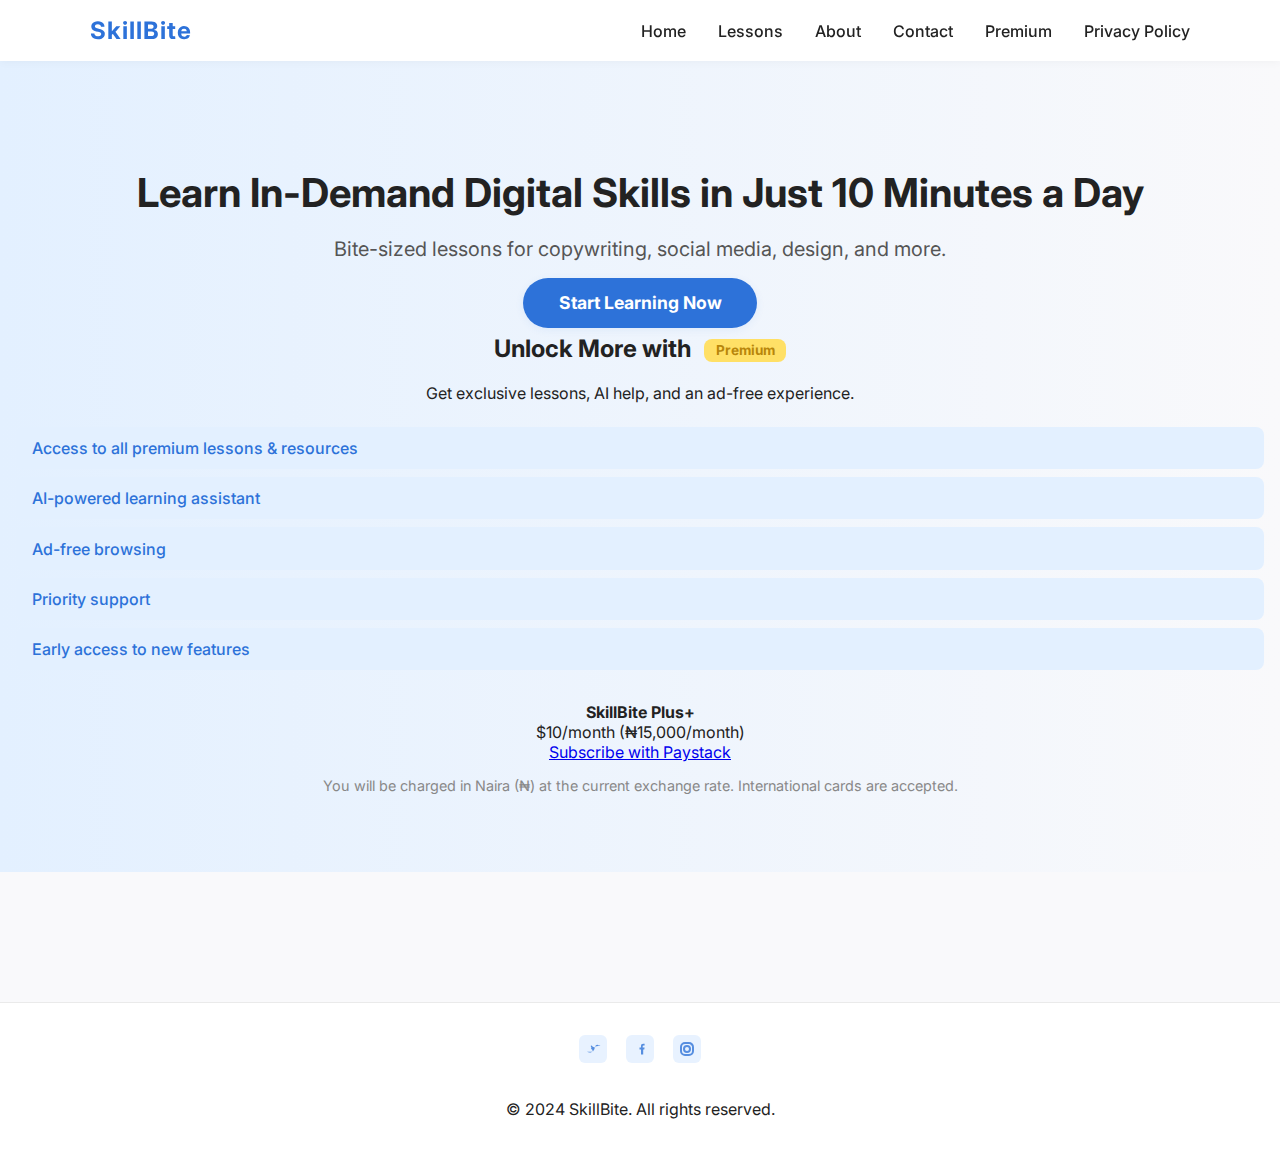
<file: index.html>
<!DOCTYPE html>
<html lang="en">
<head>
    <meta charset="UTF-8">
    <meta name="viewport" content="width=device-width, initial-scale=1.0">
    <title>SkillBite - Digital Skills Micro-Learning</title>
    <link rel="stylesheet" href="style.css">
    <link rel="preconnect" href="https://fonts.googleapis.com">
    <link rel="preconnect" href="https://fonts.gstatic.com" crossorigin>
    <link href="https://fonts.googleapis.com/css2?family=Inter:wght@400;700&display=swap" rel="stylesheet">
    <script src="https://api.memberstack.io/static/memberstack.js?custom" data-memberstack-id="YOUR_ID_HERE"></script>
</head>
<body>
    <header>
        <nav class="navbar">
            <div class="logo">SkillBite</div>
            <ul class="nav-links">
                <li><a href="index.html">Home</a></li>
                <li><a href="lessons.html">Lessons</a></li>
                <li><a href="about.html">About</a></li>
                <li><a href="contact.html">Contact</a></li>
                <li><a href="premium.html">Premium</a></li>
                <li><a href="privacy.html">Privacy Policy</a></li>
            </ul>
        </nav>
    </header>
    <main>
        <section class="hero">
            <h1>Learn In-Demand Digital Skills in Just 10 Minutes a Day</h1>
            <p class="subtitle">Bite-sized lessons for copywriting, social media, design, and more.</p>
            <a href="lessons.html" class="cta-btn">Start Learning Now</a>
            <div class="premium-banner">
                <h2>Unlock More with <span class="premium-badge">Premium</span></h2>
                <p>Get exclusive lessons, AI help, and an ad-free experience.</p>
                <div class="premium-benefits">
                    <ul>
                        <li>Access to all premium lessons & resources</li>
                        <li>AI-powered learning assistant</li>
                        <li>Ad-free browsing</li>
                        <li>Priority support</li>
                        <li>Early access to new features</li>
                    </ul>
                </div>
                <div class="price-info">
                    <strong>SkillBite Plus+</strong><br>
                    <span class="usd-price">$10/month</span>
                    <span class="ngn-price">(₦15,000/month)</span>
                </div>
                <a class="paystack-btn" href="https://paystack.shop/pay/7mia8vw4ia" target="_blank">Subscribe with Paystack</a>
                <p class="small">You will be charged in Naira (₦) at the current exchange rate. International cards are accepted.</p>
            </div>
        </section>
        <!-- AdSense Ad Placeholder -->
        <div class="adsense-ad">
            <!-- Replace with your AdSense code -->
            <ins class="adsbygoogle"
                style="display:block"
                data-ad-client="ca-pub-xxxxxxxxxxxxxxxx"
                data-ad-slot="1234567890"
                data-ad-format="auto"></ins>
            <script>(adsbygoogle = window.adsbygoogle || []).push({});</script>
        </div>
    </main>
    <footer>
        <div class="footer-content">
            <div class="social-icons">
                <a href="#" aria-label="Twitter"><img src="assets/twitter.svg" alt="Twitter"></a>
                <a href="#" aria-label="Facebook"><img src="assets/facebook.svg" alt="Facebook"></a>
                <a href="#" aria-label="Instagram"><img src="assets/instagram.svg" alt="Instagram"></a>
            </div>
            <p>&copy; 2024 SkillBite. All rights reserved.</p>
        </div>
    </footer>
    <script src="script.js"></script>
</body>
</html>
</file>
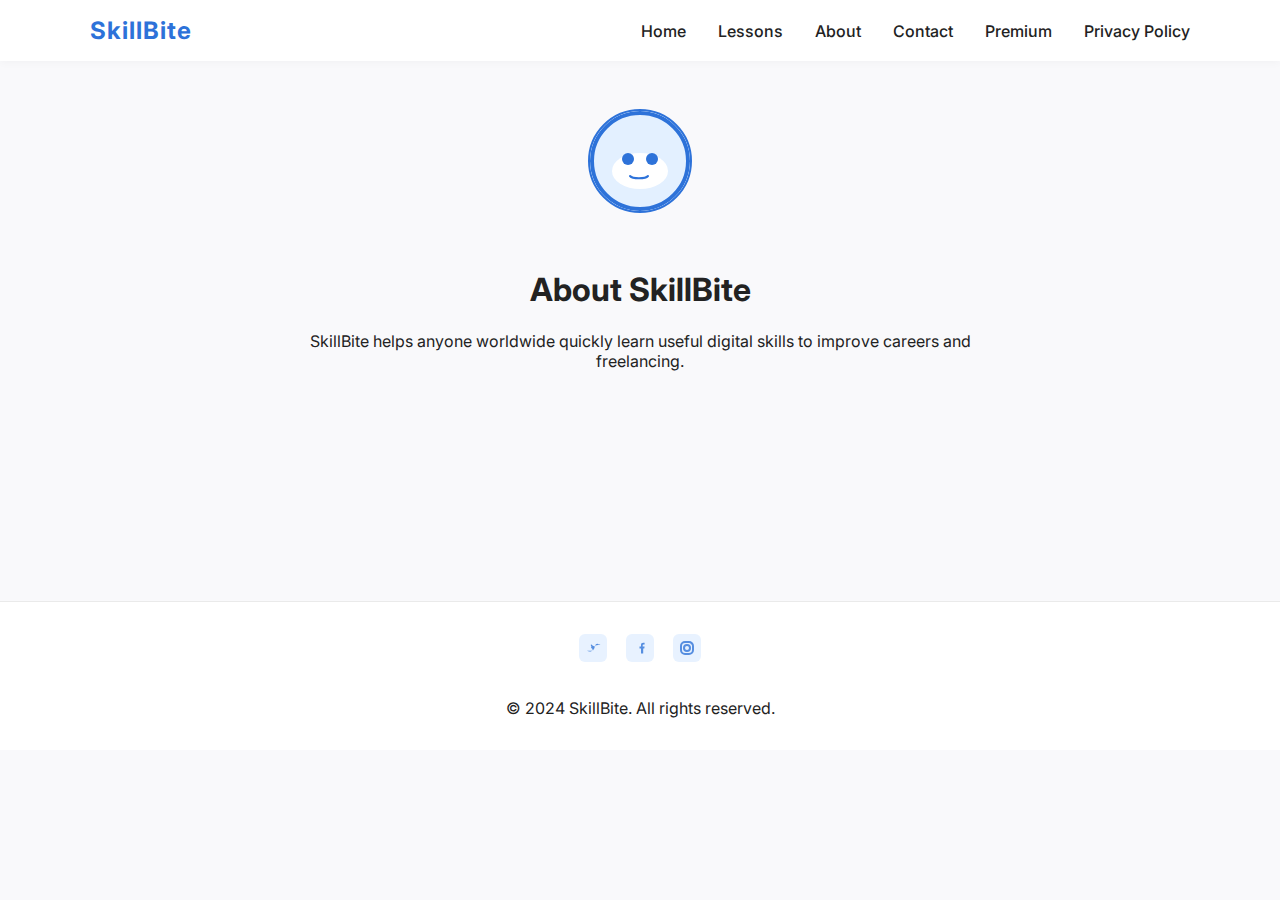
<file: about.html>
<!DOCTYPE html>
<html lang="en">
<head>
    <meta charset="UTF-8">
    <meta name="viewport" content="width=device-width, initial-scale=1.0">
    <title>About | SkillBite</title>
    <link rel="stylesheet" href="style.css">
    <link href="https://fonts.googleapis.com/css2?family=Inter:wght@400;700&display=swap" rel="stylesheet">
</head>
<body>
    <header>
        <nav class="navbar">
            <div class="logo">SkillBite</div>
            <ul class="nav-links">
                <li><a href="index.html">Home</a></li>
                <li><a href="lessons.html">Lessons</a></li>
                <li><a href="about.html">About</a></li>
                <li><a href="contact.html">Contact</a></li>
                <li><a href="premium.html">Premium</a></li>
                <li><a href="privacy.html">Privacy Policy</a></li>
            </ul>
        </nav>
    </header>
    <main>
        <section class="about-section">
            <div class="about-content">
                <div class="about-photo">
                    <img src="assets/friendly-icon.svg" alt="Friendly Icon" style="width:100px;height:100px;">
                </div>
                <div class="about-text">
                    <h1>About SkillBite</h1>
                    <p>SkillBite helps anyone worldwide quickly learn useful digital skills to improve careers and freelancing.</p>
                </div>
            </div>
        </section>
        <!-- AdSense Ad Placeholder -->
        <div class="adsense-ad">
            <!-- Replace with your AdSense code -->
            <ins class="adsbygoogle"
                style="display:block"
                data-ad-client="ca-pub-xxxxxxxxxxxxxxxx"
                data-ad-slot="1234567890"
                data-ad-format="auto"></ins>
            <script>(adsbygoogle = window.adsbygoogle || []).push({});</script>
        </div>
    </main>
    <footer>
        <div class="footer-content">
            <div class="social-icons">
                <a href="#" aria-label="Twitter"><img src="assets/twitter.svg" alt="Twitter"></a>
                <a href="#" aria-label="Facebook"><img src="assets/facebook.svg" alt="Facebook"></a>
                <a href="#" aria-label="Instagram"><img src="assets/instagram.svg" alt="Instagram"></a>
            </div>
            <p>&copy; 2024 SkillBite. All rights reserved.</p>
        </div>
    </footer>
    <script src="script.js"></script>
</body>
</html>
</file>
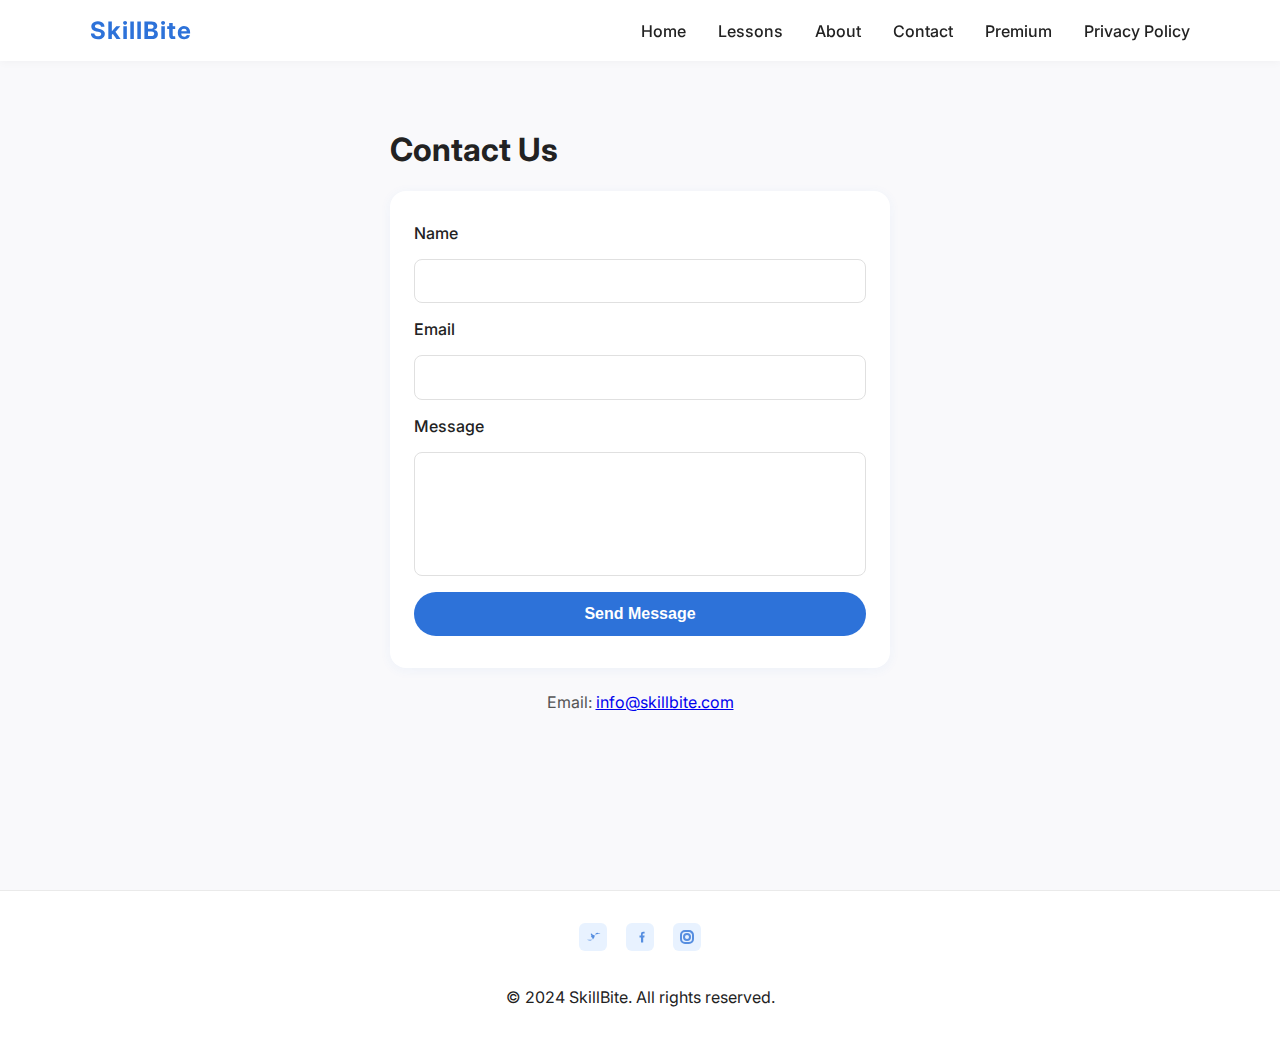
<file: contact.html>
<!DOCTYPE html>
<html lang="en">
<head>
    <meta charset="UTF-8">
    <meta name="viewport" content="width=device-width, initial-scale=1.0">
    <title>Contact | SkillBite</title>
    <link rel="stylesheet" href="style.css">
    <link href="https://fonts.googleapis.com/css2?family=Inter:wght@400;700&display=swap" rel="stylesheet">
</head>
<body>
    <header>
        <nav class="navbar">
            <div class="logo">SkillBite</div>
            <ul class="nav-links">
                <li><a href="index.html">Home</a></li>
                <li><a href="lessons.html">Lessons</a></li>
                <li><a href="about.html">About</a></li>
                <li><a href="contact.html">Contact</a></li>
                <li><a href="premium.html">Premium</a></li>
                <li><a href="privacy.html">Privacy Policy</a></li>
            </ul>
        </nav>
    </header>
    <main>
        <section class="contact-section">
            <h1>Contact Us</h1>
            <form class="contact-form">
                <label for="name">Name</label>
                <input type="text" id="name" name="name" required>
                <label for="email">Email</label>
                <input type="email" id="email" name="email" required>
                <label for="message">Message</label>
                <textarea id="message" name="message" rows="5" required></textarea>
                <button type="submit">Send Message</button>
            </form>
            <div class="contact-info">
                <p>Email: <a href="mailto:info@skillbite.com">info@skillbite.com</a></p>
            </div>
        </section>
        <!-- AdSense Ad Placeholder -->
        <div class="adsense-ad">
            <!-- Replace with your AdSense code -->
            <ins class="adsbygoogle"
                style="display:block"
                data-ad-client="ca-pub-xxxxxxxxxxxxxxxx"
                data-ad-slot="1234567890"
                data-ad-format="auto"></ins>
            <script>(adsbygoogle = window.adsbygoogle || []).push({});</script>
        </div>
    </main>
    <footer>
        <div class="footer-content">
            <div class="social-icons">
                <a href="#" aria-label="Twitter"><img src="assets/twitter.svg" alt="Twitter"></a>
                <a href="#" aria-label="Facebook"><img src="assets/facebook.svg" alt="Facebook"></a>
                <a href="#" aria-label="Instagram"><img src="assets/instagram.svg" alt="Instagram"></a>
            </div>
            <p>&copy; 2024 SkillBite. All rights reserved.</p>
        </div>
    </footer>
    <script src="script.js"></script>
</body>
</html>
</file>
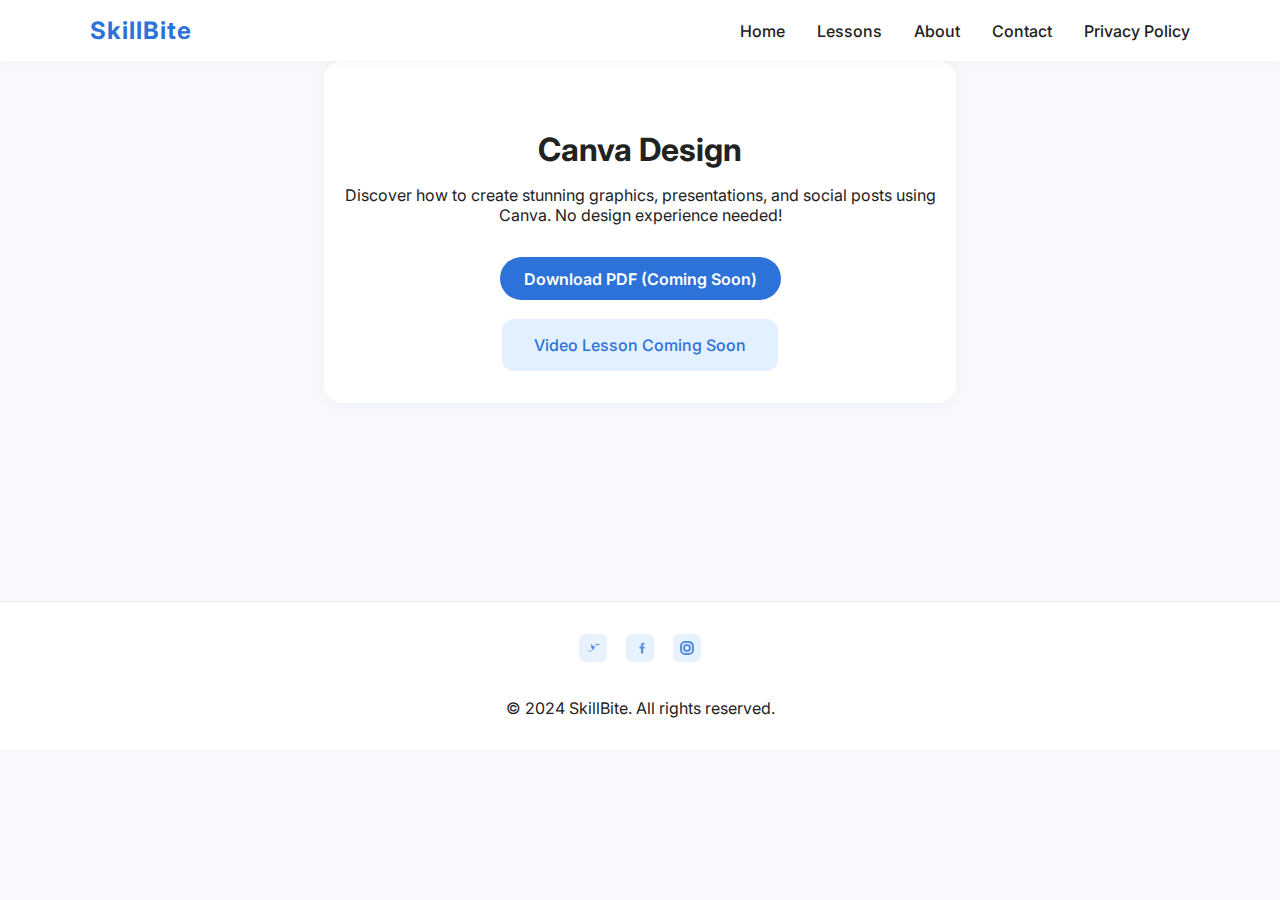
<file: lesson-canva.html>
<!DOCTYPE html>
<html lang="en">
<head>
    <meta charset="UTF-8">
    <meta name="viewport" content="width=device-width, initial-scale=1.0">
    <title>Canva Design | SkillBite</title>
    <link rel="stylesheet" href="style.css">
    <link href="https://fonts.googleapis.com/css2?family=Inter:wght@400;700&display=swap" rel="stylesheet">
</head>
<body>
    <header>
        <nav class="navbar">
            <div class="logo">SkillBite</div>
            <ul class="nav-links">
                <li><a href="index.html">Home</a></li>
                <li><a href="lessons.html">Lessons</a></li>
                <li><a href="about.html">About</a></li>
                <li><a href="contact.html">Contact</a></li>
                <li><a href="privacy.html">Privacy Policy</a></li>
            </ul>
        </nav>
    </header>
    <main>
        <section class="lesson-detail">
            <h1>Canva Design</h1>
            <p>Discover how to create stunning graphics, presentations, and social posts using Canva. No design experience needed!</p>
            <div class="lesson-resource">
                <a href="#" class="download-btn">Download PDF (Coming Soon)</a>
                <div class="video-placeholder">Video Lesson Coming Soon</div>
            </div>
        </section>
    </main>
    <footer>
        <div class="footer-content">
            <div class="social-icons">
                <a href="#" aria-label="Twitter"><img src="assets/twitter.svg" alt="Twitter"></a>
                <a href="#" aria-label="Facebook"><img src="assets/facebook.svg" alt="Facebook"></a>
                <a href="#" aria-label="Instagram"><img src="assets/instagram.svg" alt="Instagram"></a>
            </div>
            <p>&copy; 2024 SkillBite. All rights reserved.</p>
        </div>
    </footer>
    <script src="script.js"></script>
</body>
</html>
</file>
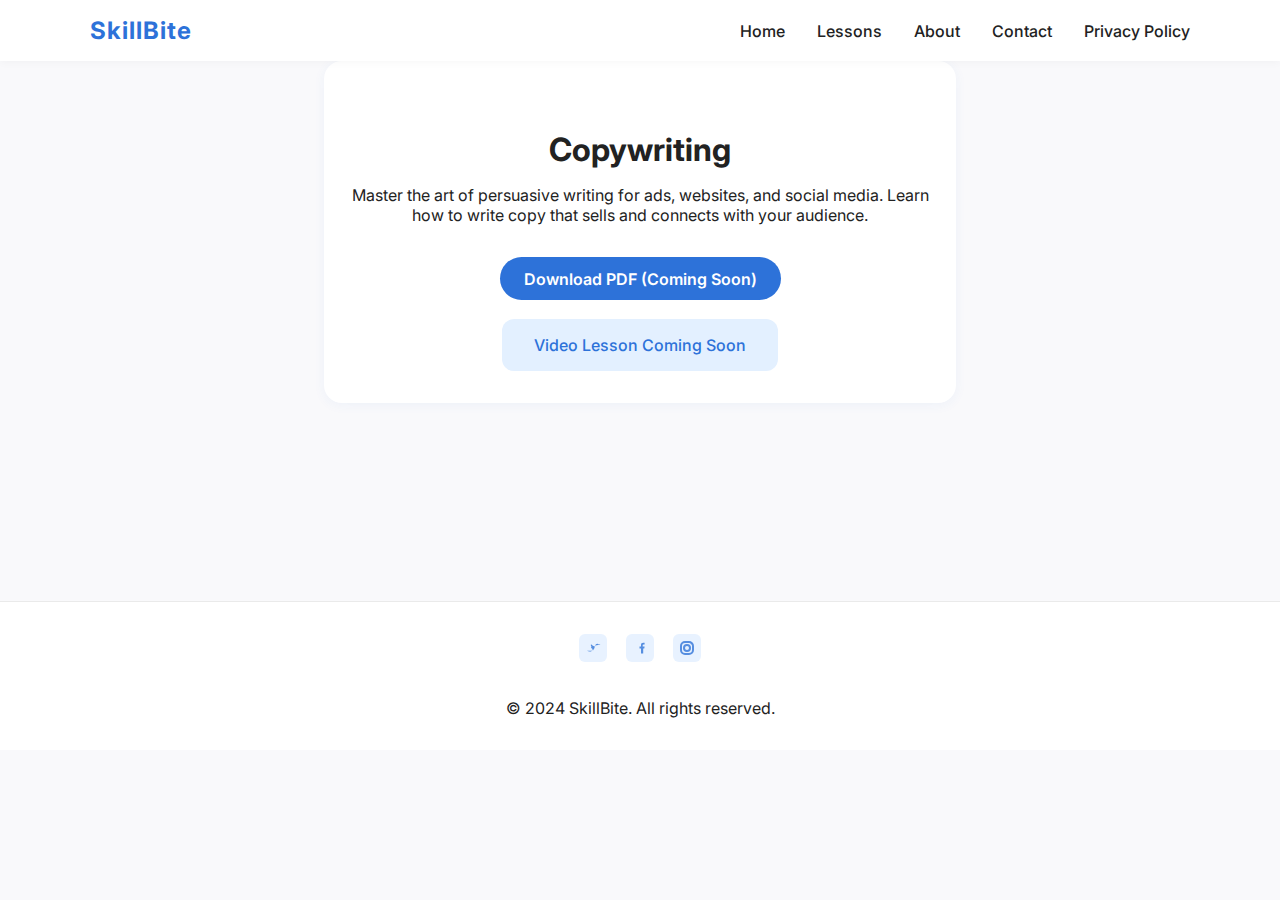
<file: lesson-copywriting.html>
<!DOCTYPE html>
<html lang="en">
<head>
    <meta charset="UTF-8">
    <meta name="viewport" content="width=device-width, initial-scale=1.0">
    <title>Copywriting | SkillBite</title>
    <link rel="stylesheet" href="style.css">
    <link href="https://fonts.googleapis.com/css2?family=Inter:wght@400;700&display=swap" rel="stylesheet">
</head>
<body>
    <header>
        <nav class="navbar">
            <div class="logo">SkillBite</div>
            <ul class="nav-links">
                <li><a href="index.html">Home</a></li>
                <li><a href="lessons.html">Lessons</a></li>
                <li><a href="about.html">About</a></li>
                <li><a href="contact.html">Contact</a></li>
                <li><a href="privacy.html">Privacy Policy</a></li>
            </ul>
        </nav>
    </header>
    <main>
        <section class="lesson-detail">
            <h1>Copywriting</h1>
            <p>Master the art of persuasive writing for ads, websites, and social media. Learn how to write copy that sells and connects with your audience.</p>
            <div class="lesson-resource">
                <a href="#" class="download-btn">Download PDF (Coming Soon)</a>
                <div class="video-placeholder">Video Lesson Coming Soon</div>
            </div>
        </section>
    </main>
    <footer>
        <div class="footer-content">
            <div class="social-icons">
                <a href="#" aria-label="Twitter"><img src="assets/twitter.svg" alt="Twitter"></a>
                <a href="#" aria-label="Facebook"><img src="assets/facebook.svg" alt="Facebook"></a>
                <a href="#" aria-label="Instagram"><img src="assets/instagram.svg" alt="Instagram"></a>
            </div>
            <p>&copy; 2024 SkillBite. All rights reserved.</p>
        </div>
    </footer>
    <script src="script.js"></script>
</body>
</html>
</file>
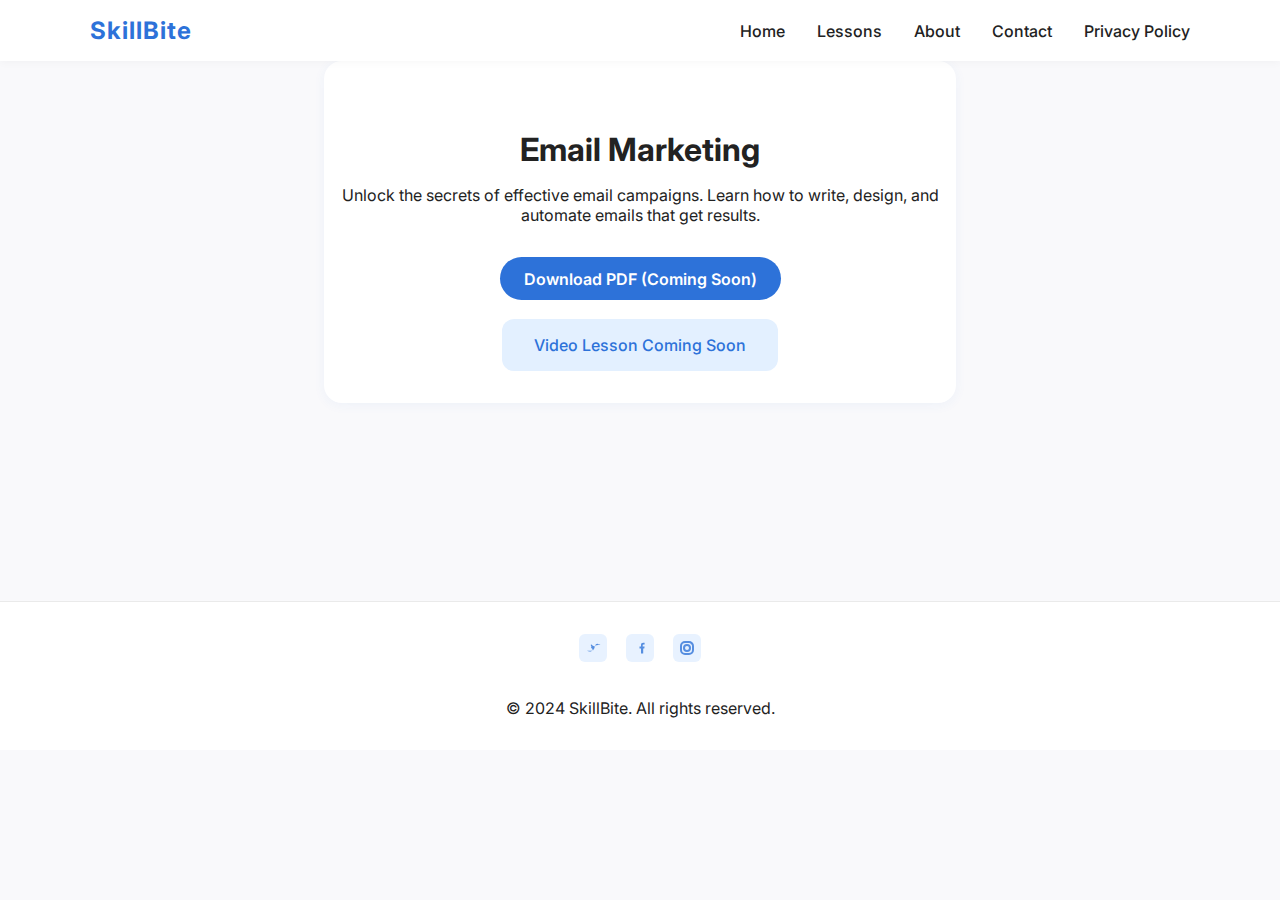
<file: lesson-email-marketing.html>
<!DOCTYPE html>
<html lang="en">
<head>
    <meta charset="UTF-8">
    <meta name="viewport" content="width=device-width, initial-scale=1.0">
    <title>Email Marketing | SkillBite</title>
    <link rel="stylesheet" href="style.css">
    <link href="https://fonts.googleapis.com/css2?family=Inter:wght@400;700&display=swap" rel="stylesheet">
</head>
<body>
    <header>
        <nav class="navbar">
            <div class="logo">SkillBite</div>
            <ul class="nav-links">
                <li><a href="index.html">Home</a></li>
                <li><a href="lessons.html">Lessons</a></li>
                <li><a href="about.html">About</a></li>
                <li><a href="contact.html">Contact</a></li>
                <li><a href="privacy.html">Privacy Policy</a></li>
            </ul>
        </nav>
    </header>
    <main>
        <section class="lesson-detail">
            <h1>Email Marketing</h1>
            <p>Unlock the secrets of effective email campaigns. Learn how to write, design, and automate emails that get results.</p>
            <div class="lesson-resource">
                <a href="#" class="download-btn">Download PDF (Coming Soon)</a>
                <div class="video-placeholder">Video Lesson Coming Soon</div>
            </div>
        </section>
    </main>
    <footer>
        <div class="footer-content">
            <div class="social-icons">
                <a href="#" aria-label="Twitter"><img src="assets/twitter.svg" alt="Twitter"></a>
                <a href="#" aria-label="Facebook"><img src="assets/facebook.svg" alt="Facebook"></a>
                <a href="#" aria-label="Instagram"><img src="assets/instagram.svg" alt="Instagram"></a>
            </div>
            <p>&copy; 2024 SkillBite. All rights reserved.</p>
        </div>
    </footer>
    <script src="script.js"></script>
</body>
</html>
</file>
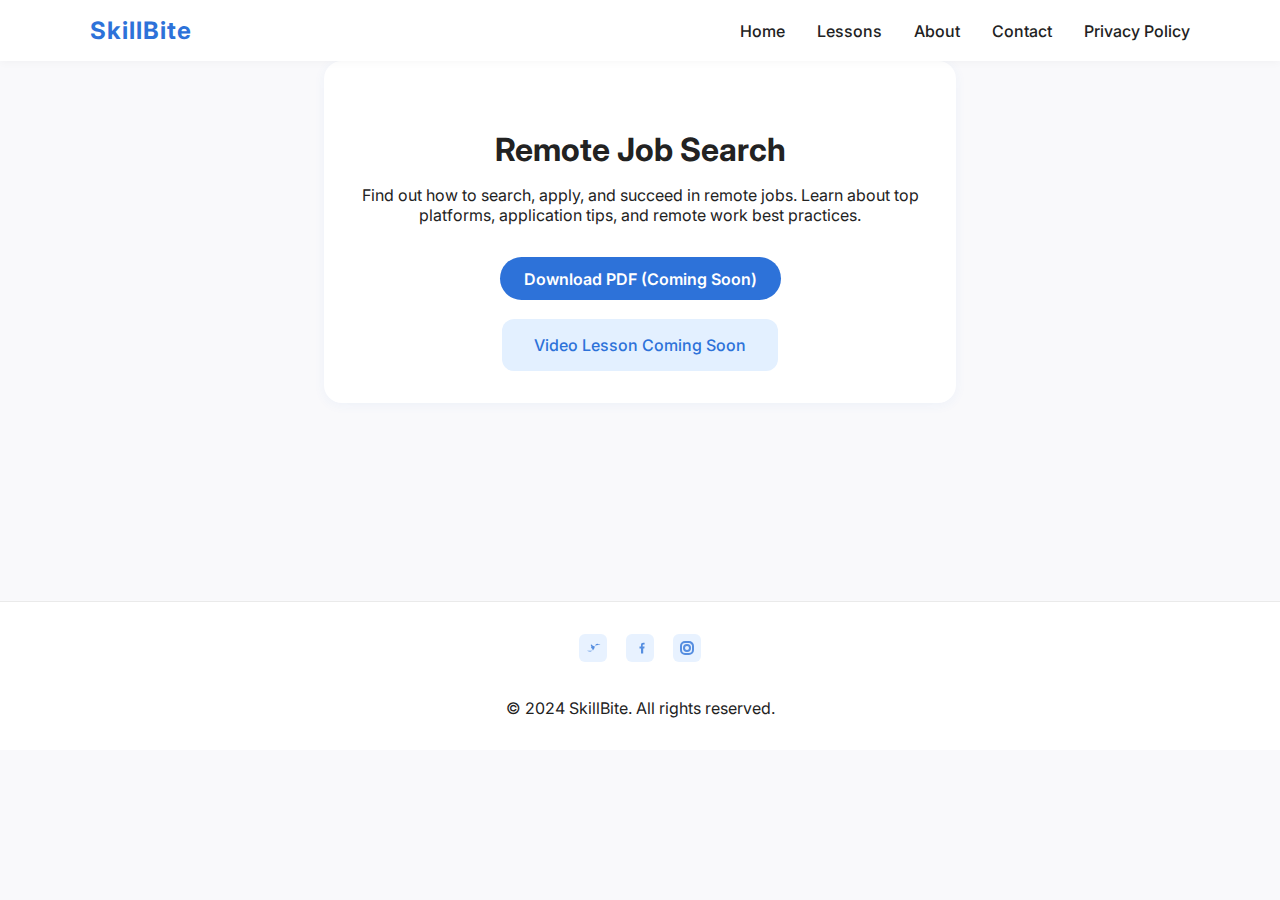
<file: lesson-remote-job.html>
<!DOCTYPE html>
<html lang="en">
<head>
    <meta charset="UTF-8">
    <meta name="viewport" content="width=device-width, initial-scale=1.0">
    <title>Remote Job Search | SkillBite</title>
    <link rel="stylesheet" href="style.css">
    <link href="https://fonts.googleapis.com/css2?family=Inter:wght@400;700&display=swap" rel="stylesheet">
</head>
<body>
    <header>
        <nav class="navbar">
            <div class="logo">SkillBite</div>
            <ul class="nav-links">
                <li><a href="index.html">Home</a></li>
                <li><a href="lessons.html">Lessons</a></li>
                <li><a href="about.html">About</a></li>
                <li><a href="contact.html">Contact</a></li>
                <li><a href="privacy.html">Privacy Policy</a></li>
            </ul>
        </nav>
    </header>
    <main>
        <section class="lesson-detail">
            <h1>Remote Job Search</h1>
            <p>Find out how to search, apply, and succeed in remote jobs. Learn about top platforms, application tips, and remote work best practices.</p>
            <div class="lesson-resource">
                <a href="#" class="download-btn">Download PDF (Coming Soon)</a>
                <div class="video-placeholder">Video Lesson Coming Soon</div>
            </div>
        </section>
    </main>
    <footer>
        <div class="footer-content">
            <div class="social-icons">
                <a href="#" aria-label="Twitter"><img src="assets/twitter.svg" alt="Twitter"></a>
                <a href="#" aria-label="Facebook"><img src="assets/facebook.svg" alt="Facebook"></a>
                <a href="#" aria-label="Instagram"><img src="assets/instagram.svg" alt="Instagram"></a>
            </div>
            <p>&copy; 2024 SkillBite. All rights reserved.</p>
        </div>
    </footer>
    <script src="script.js"></script>
</body>
</html>
</file>
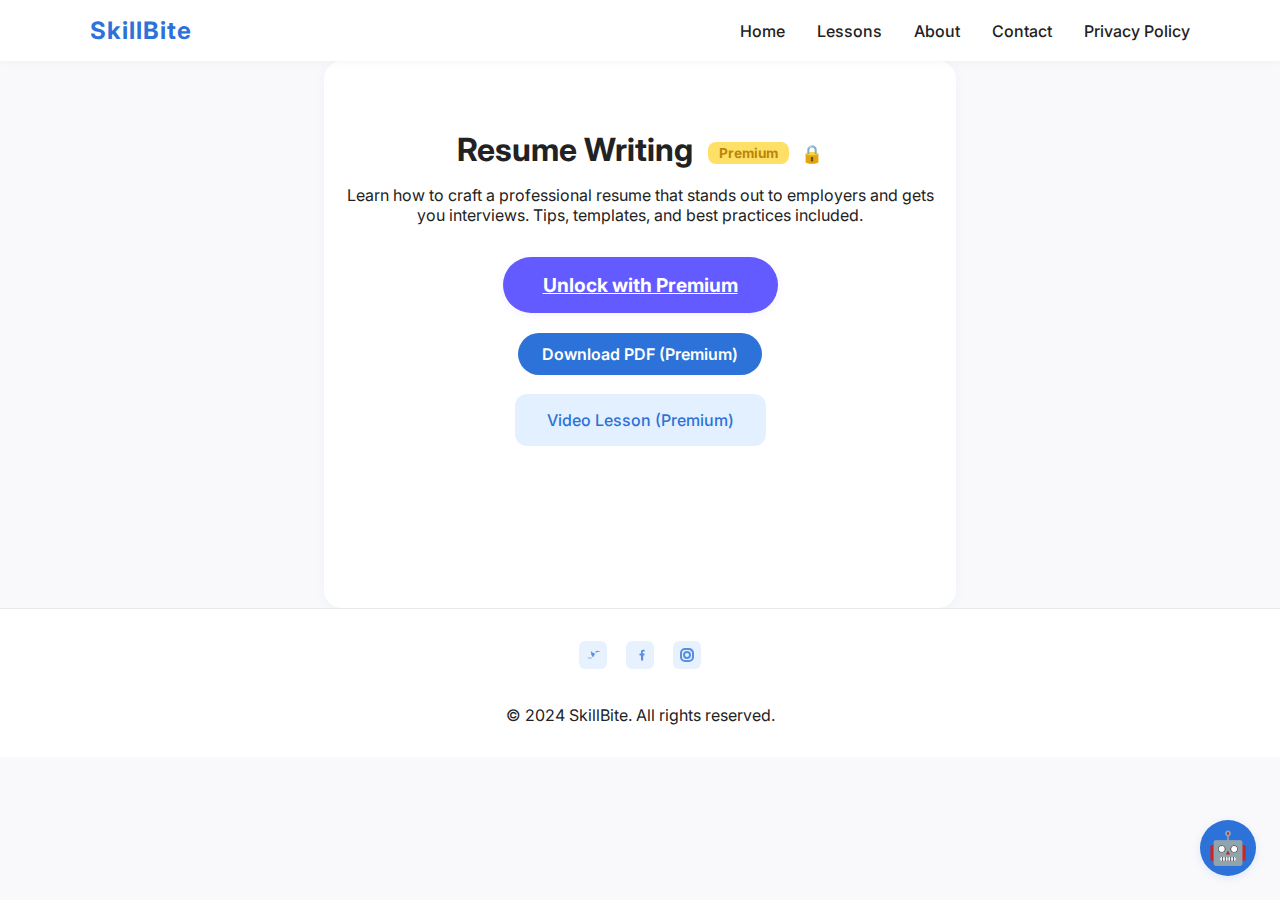
<file: lesson-resume.html>
<!DOCTYPE html>
<html lang="en">
<head>
    <meta charset="UTF-8">
    <meta name="viewport" content="width=device-width, initial-scale=1.0">
    <title>Resume Writing | SkillBite</title>
    <link rel="stylesheet" href="style.css">
    <link href="https://fonts.googleapis.com/css2?family=Inter:wght@400;700&display=swap" rel="stylesheet">
</head>
<body>
    <header>
        <nav class="navbar">
            <div class="logo">SkillBite</div>
            <ul class="nav-links">
                <li><a href="index.html">Home</a></li>
                <li><a href="lessons.html">Lessons</a></li>
                <li><a href="about.html">About</a></li>
                <li><a href="contact.html">Contact</a></li>
                <li><a href="privacy.html">Privacy Policy</a></li>
            </ul>
        </nav>
    </header>
    <main>
        <section class="lesson-detail">
            <h1>Resume Writing <span class="premium-badge">Premium</span> <span class="lock-icon">🔒</span></h1>
            <p>Learn how to craft a professional resume that stands out to employers and gets you interviews. Tips, templates, and best practices included.</p>
            <div class="lesson-resource">
                <a href="premium.html" class="stripe-btn">Unlock with Premium</a>
                <a href="#" class="download-btn">Download PDF (Premium)</a>
                <div class="video-placeholder">Video Lesson (Premium)</div>
            </div>
            <!-- AdSense Ad Placeholder -->
            <div class="adsense-ad">
                <!-- Replace with your AdSense code -->
                <ins class="adsbygoogle"
                    style="display:block"
                    data-ad-client="ca-pub-xxxxxxxxxxxxxxxx"
                    data-ad-slot="1234567890"
                    data-ad-format="auto"></ins>
                <script>(adsbygoogle = window.adsbygoogle || []).push({});</script>
            </div>
            <!-- AI Chat Widget Toggle -->
            <button class="ai-chat-toggle" onclick="document.querySelector('.ai-chat-widget').style.display='flex'">🤖</button>
            <div class="ai-chat-widget">
                <div class="ai-chat-header">AI Assistant <span class="ai-premium-label">Premium</span> <button onclick="document.querySelector('.ai-chat-widget').style.display='none'" style="background:none;border:none;color:#fff;font-size:1.2rem;cursor:pointer;">×</button></div>
                <div class="ai-chat-messages">
                    <div style="color:#888;">AI chat is a premium feature. Upgrade to ask questions and get instant help!</div>
                </div>
                <div class="ai-chat-input">
                    <input type="text" placeholder="Type your question..." disabled>
                    <button disabled>Send</button>
                </div>
            </div>
        </section>
    </main>
    <footer>
        <div class="footer-content">
            <div class="social-icons">
                <a href="#" aria-label="Twitter"><img src="assets/twitter.svg" alt="Twitter"></a>
                <a href="#" aria-label="Facebook"><img src="assets/facebook.svg" alt="Facebook"></a>
                <a href="#" aria-label="Instagram"><img src="assets/instagram.svg" alt="Instagram"></a>
            </div>
            <p>&copy; 2024 SkillBite. All rights reserved.</p>
        </div>
    </footer>
    <script src="script.js"></script>
</body>
</html>
</file>
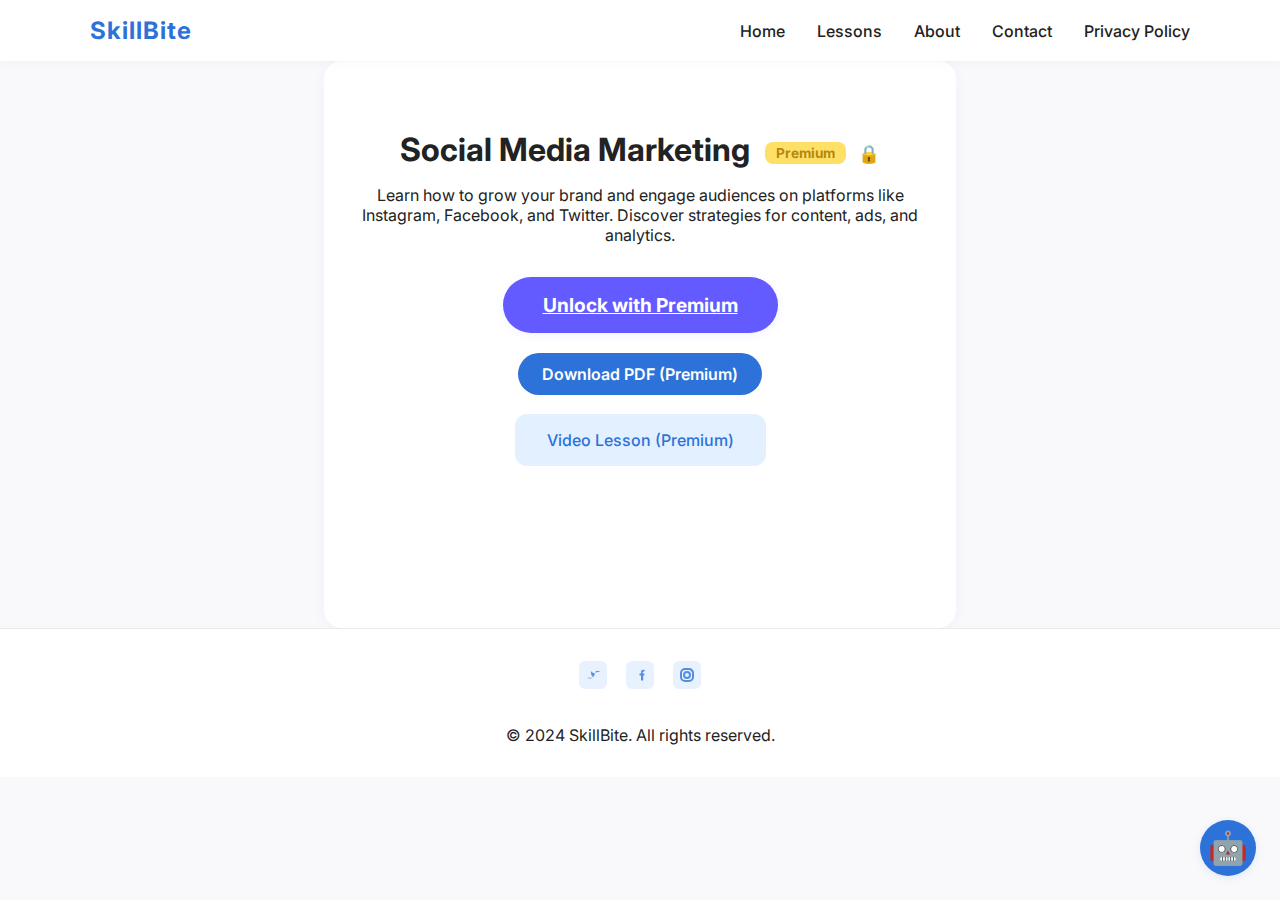
<file: lesson-social-media.html>
<!DOCTYPE html>
<html lang="en">
<head>
    <meta charset="UTF-8">
    <meta name="viewport" content="width=device-width, initial-scale=1.0">
    <title>Social Media Marketing | SkillBite</title>
    <link rel="stylesheet" href="style.css">
    <link href="https://fonts.googleapis.com/css2?family=Inter:wght@400;700&display=swap" rel="stylesheet">
</head>
<body>
    <header>
        <nav class="navbar">
            <div class="logo">SkillBite</div>
            <ul class="nav-links">
                <li><a href="index.html">Home</a></li>
                <li><a href="lessons.html">Lessons</a></li>
                <li><a href="about.html">About</a></li>
                <li><a href="contact.html">Contact</a></li>
                <li><a href="privacy.html">Privacy Policy</a></li>
            </ul>
        </nav>
    </header>
    <main>
        <section class="lesson-detail">
            <h1>Social Media Marketing <span class="premium-badge">Premium</span> <span class="lock-icon">🔒</span></h1>
            <p>Learn how to grow your brand and engage audiences on platforms like Instagram, Facebook, and Twitter. Discover strategies for content, ads, and analytics.</p>
            <div class="lesson-resource">
                <a href="premium.html" class="stripe-btn">Unlock with Premium</a>
                <a href="#" class="download-btn">Download PDF (Premium)</a>
                <div class="video-placeholder">Video Lesson (Premium)</div>
            </div>
            <!-- AdSense Ad Placeholder -->
            <div class="adsense-ad">
                <!-- Replace with your AdSense code -->
                <ins class="adsbygoogle"
                    style="display:block"
                    data-ad-client="ca-pub-xxxxxxxxxxxxxxxx"
                    data-ad-slot="1234567890"
                    data-ad-format="auto"></ins>
                <script>(adsbygoogle = window.adsbygoogle || []).push({});</script>
            </div>
            <!-- AI Chat Widget Toggle -->
            <button class="ai-chat-toggle" onclick="document.querySelector('.ai-chat-widget').style.display='flex'">🤖</button>
            <div class="ai-chat-widget">
                <div class="ai-chat-header">AI Assistant <span class="ai-premium-label">Premium</span> <button onclick="document.querySelector('.ai-chat-widget').style.display='none'" style="background:none;border:none;color:#fff;font-size:1.2rem;cursor:pointer;">×</button></div>
                <div class="ai-chat-messages">
                    <div style="color:#888;">AI chat is a premium feature. Upgrade to ask questions and get instant help!</div>
                </div>
                <div class="ai-chat-input">
                    <input type="text" placeholder="Type your question..." disabled>
                    <button disabled>Send</button>
                </div>
            </div>
        </section>
    </main>
    <footer>
        <div class="footer-content">
            <div class="social-icons">
                <a href="#" aria-label="Twitter"><img src="assets/twitter.svg" alt="Twitter"></a>
                <a href="#" aria-label="Facebook"><img src="assets/facebook.svg" alt="Facebook"></a>
                <a href="#" aria-label="Instagram"><img src="assets/instagram.svg" alt="Instagram"></a>
            </div>
            <p>&copy; 2024 SkillBite. All rights reserved.</p>
        </div>
    </footer>
    <script src="script.js"></script>
</body>
</html>
</file>
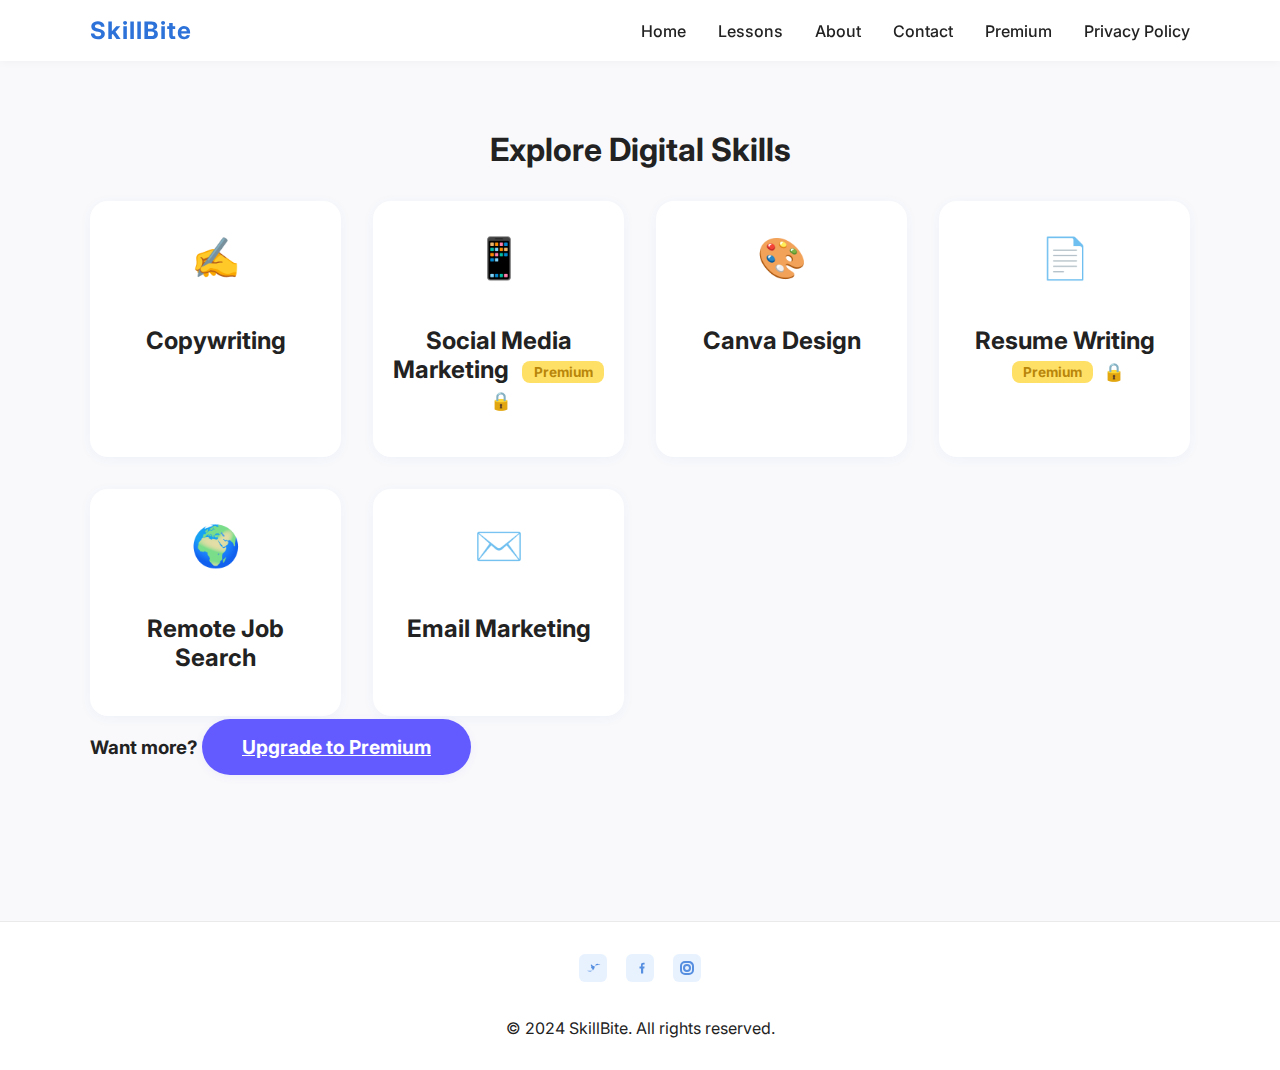
<file: lessons.html>
<!DOCTYPE html>
<html lang="en">
<head>
    <meta charset="UTF-8">
    <meta name="viewport" content="width=device-width, initial-scale=1.0">
    <title>Lessons | SkillBite</title>
    <link rel="stylesheet" href="style.css">
    <link href="https://fonts.googleapis.com/css2?family=Inter:wght@400;700&display=swap" rel="stylesheet">
</head>
<body>
    <header>
        <nav class="navbar">
            <div class="logo">SkillBite</div>
            <ul class="nav-links">
                <li><a href="index.html">Home</a></li>
                <li><a href="lessons.html">Lessons</a></li>
                <li><a href="about.html">About</a></li>
                <li><a href="contact.html">Contact</a></li>
                <li><a href="premium.html">Premium</a></li>
                <li><a href="privacy.html">Privacy Policy</a></li>
            </ul>
        </nav>
    </header>
    <main>
        <section class="lessons-section">
            <h1>Explore Digital Skills</h1>
            <div class="lessons-grid">
                <a class="lesson-card" href="lesson-copywriting.html">
                    <div class="lesson-icon">✍️</div>
                    <h2>Copywriting</h2>
                </a>
                <a class="lesson-card" href="lesson-social-media.html">
                    <div class="lesson-icon">📱</div>
                    <h2>Social Media Marketing <span class="premium-badge">Premium</span> <span class="lock-icon">🔒</span></h2>
                </a>
                <a class="lesson-card" href="lesson-canva.html">
                    <div class="lesson-icon">🎨</div>
                    <h2>Canva Design</h2>
                </a>
                <a class="lesson-card" href="lesson-resume.html">
                    <div class="lesson-icon">📄</div>
                    <h2>Resume Writing <span class="premium-badge">Premium</span> <span class="lock-icon">🔒</span></h2>
                </a>
                <a class="lesson-card" href="lesson-remote-job.html">
                    <div class="lesson-icon">🌍</div>
                    <h2>Remote Job Search</h2>
                </a>
                <a class="lesson-card" href="lesson-email-marketing.html">
                    <div class="lesson-icon">✉️</div>
                    <h2>Email Marketing</h2>
                </a>
            </div>
            <div class="upgrade-cta">
                <h3>Want more? <a href="premium.html" class="stripe-btn">Upgrade to Premium</a></h3>
            </div>
            <!-- AdSense Ad Placeholder -->
            <div class="adsense-ad">
                <!-- Replace with your AdSense code -->
                <ins class="adsbygoogle"
                    style="display:block"
                    data-ad-client="ca-pub-xxxxxxxxxxxxxxxx"
                    data-ad-slot="1234567890"
                    data-ad-format="auto"></ins>
                <script>(adsbygoogle = window.adsbygoogle || []).push({});</script>
            </div>
        </section>
    </main>
    <footer>
        <div class="footer-content">
            <div class="social-icons">
                <a href="#" aria-label="Twitter"><img src="assets/twitter.svg" alt="Twitter"></a>
                <a href="#" aria-label="Facebook"><img src="assets/facebook.svg" alt="Facebook"></a>
                <a href="#" aria-label="Instagram"><img src="assets/instagram.svg" alt="Instagram"></a>
            </div>
            <p>&copy; 2024 SkillBite. All rights reserved.</p>
        </div>
    </footer>
    <script src="script.js"></script>
</body>
</html>
</file>
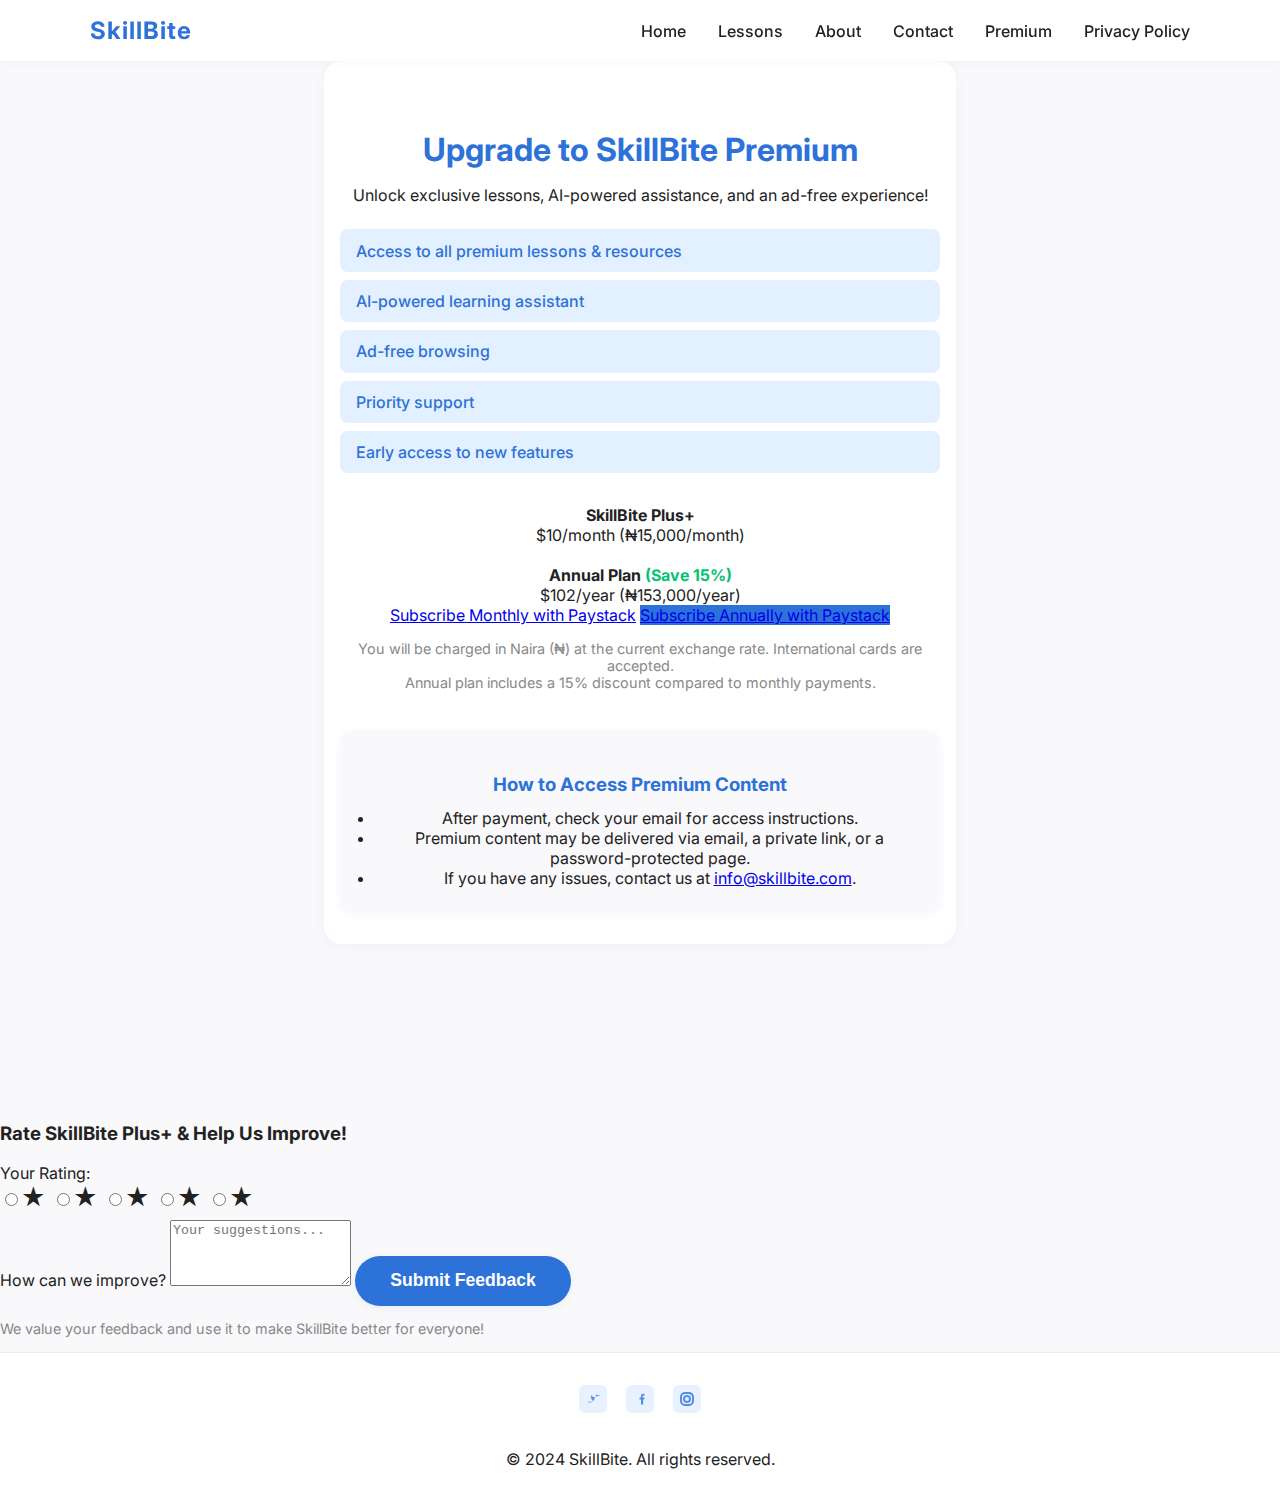
<file: premium.html>
<!DOCTYPE html>
<html lang="en">
<head>
    <meta charset="UTF-8">
    <meta name="viewport" content="width=device-width, initial-scale=1.0">
    <title>Premium | SkillBite</title>
    <link rel="stylesheet" href="style.css">
    <link href="https://fonts.googleapis.com/css2?family=Inter:wght@400;700&display=swap" rel="stylesheet">
    <!-- Google AdSense (replace with your code) -->
    <script async src="https://pagead2.googlesyndication.com/pagead/js/adsbygoogle.js"></script>
</head>
<body>
    <header>
        <nav class="navbar">
            <div class="logo">SkillBite</div>
            <ul class="nav-links">
                <li><a href="index.html">Home</a></li>
                <li><a href="lessons.html">Lessons</a></li>
                <li><a href="about.html">About</a></li>
                <li><a href="contact.html">Contact</a></li>
                <li><a href="premium.html">Premium</a></li>
                <li><a href="privacy.html">Privacy Policy</a></li>
            </ul>
        </nav>
    </header>
    <main>
        <section class="premium-hero">
            <h1>Upgrade to SkillBite Premium</h1>
            <p>Unlock exclusive lessons, AI-powered assistance, and an ad-free experience!</p>
            <div class="premium-benefits">
                <ul>
                    <li>Access to all premium lessons & resources</li>
                    <li>AI-powered learning assistant</li>
                    <li>Ad-free browsing</li>
                    <li>Priority support</li>
                    <li>Early access to new features</li>
                </ul>
            </div>
            <div class="price-info">
                <strong>SkillBite Plus+</strong><br>
                <span class="usd-price">$10/month</span>
                <span class="ngn-price">(₦15,000/month)</span>
                <br><br>
                <strong>Annual Plan <span style='color:#08c175;'>(Save 15%)</span></strong><br>
                <span class="usd-price">$102/year</span>
                <span class="ngn-price">(₦153,000/year)</span>
            </div>
            <a class="paystack-btn" href="https://paystack.shop/pay/7mia8vw4ia" target="_blank">Subscribe Monthly with Paystack</a>
            <a class="paystack-btn" style="margin-top:1rem;background:#2d72d9;" href="https://paystack.shop/pay/eju0izsiuf" target="_blank">Subscribe Annually with Paystack</a>
            <p class="small">You will be charged in Naira (₦) at the current exchange rate. International cards are accepted.<br>Annual plan includes a 15% discount compared to monthly payments.</p>
            <div class="premium-access-info">
                <h3>How to Access Premium Content</h3>
                <ul>
                    <li>After payment, check your email for access instructions.</li>
                    <li>Premium content may be delivered via email, a private link, or a password-protected page.</li>
                    <li>If you have any issues, contact us at <a href="mailto:info@skillbite.com">info@skillbite.com</a>.</li>
                </ul>
            </div>
        </section>
        <!-- AdSense Ad Placeholder -->
        <div class="adsense-ad">
            <!-- Replace with your AdSense code -->
            <ins class="adsbygoogle"
                style="display:block"
                data-ad-client="ca-pub-xxxxxxxxxxxxxxxx"
                data-ad-slot="1234567890"
                data-ad-format="auto"></ins>
            <script>(adsbygoogle = window.adsbygoogle || []).push({});</script>
        </div>
        <div class="feedback-section" style="margin-top:3rem;">
            <h3>Rate SkillBite Plus+ & Help Us Improve!</h3>
            <form action="https://formspree.io/f/mdkgjjdp" method="POST" class="feedback-form">
                <label for="rating">Your Rating:</label>
                <div class="star-rating" style="font-size:1.5rem;margin-bottom:0.5rem;">
                    <input type="radio" id="star5" name="rating" value="5"><label for="star5">★</label>
                    <input type="radio" id="star4" name="rating" value="4"><label for="star4">★</label>
                    <input type="radio" id="star3" name="rating" value="3"><label for="star3">★</label>
                    <input type="radio" id="star2" name="rating" value="2"><label for="star2">★</label>
                    <input type="radio" id="star1" name="rating" value="1"><label for="star1">★</label>
                </div>
                <label for="feedback">How can we improve?</label>
                <textarea id="feedback" name="feedback" rows="4" placeholder="Your suggestions..." required></textarea>
                <button type="submit" class="cta-btn" style="margin-top:1rem;">Submit Feedback</button>
            </form>
            <p class="small">We value your feedback and use it to make SkillBite better for everyone!</p>
        </div>
    </main>
    <footer>
        <div class="footer-content">
            <div class="social-icons">
                <a href="#" aria-label="Twitter"><img src="assets/twitter.svg" alt="Twitter"></a>
                <a href="#" aria-label="Facebook"><img src="assets/facebook.svg" alt="Facebook"></a>
                <a href="#" aria-label="Instagram"><img src="assets/instagram.svg" alt="Instagram"></a>
            </div>
            <p>&copy; 2024 SkillBite. All rights reserved.</p>
        </div>
    </footer>
    <script src="script.js"></script>
</body>
</html>
</file>
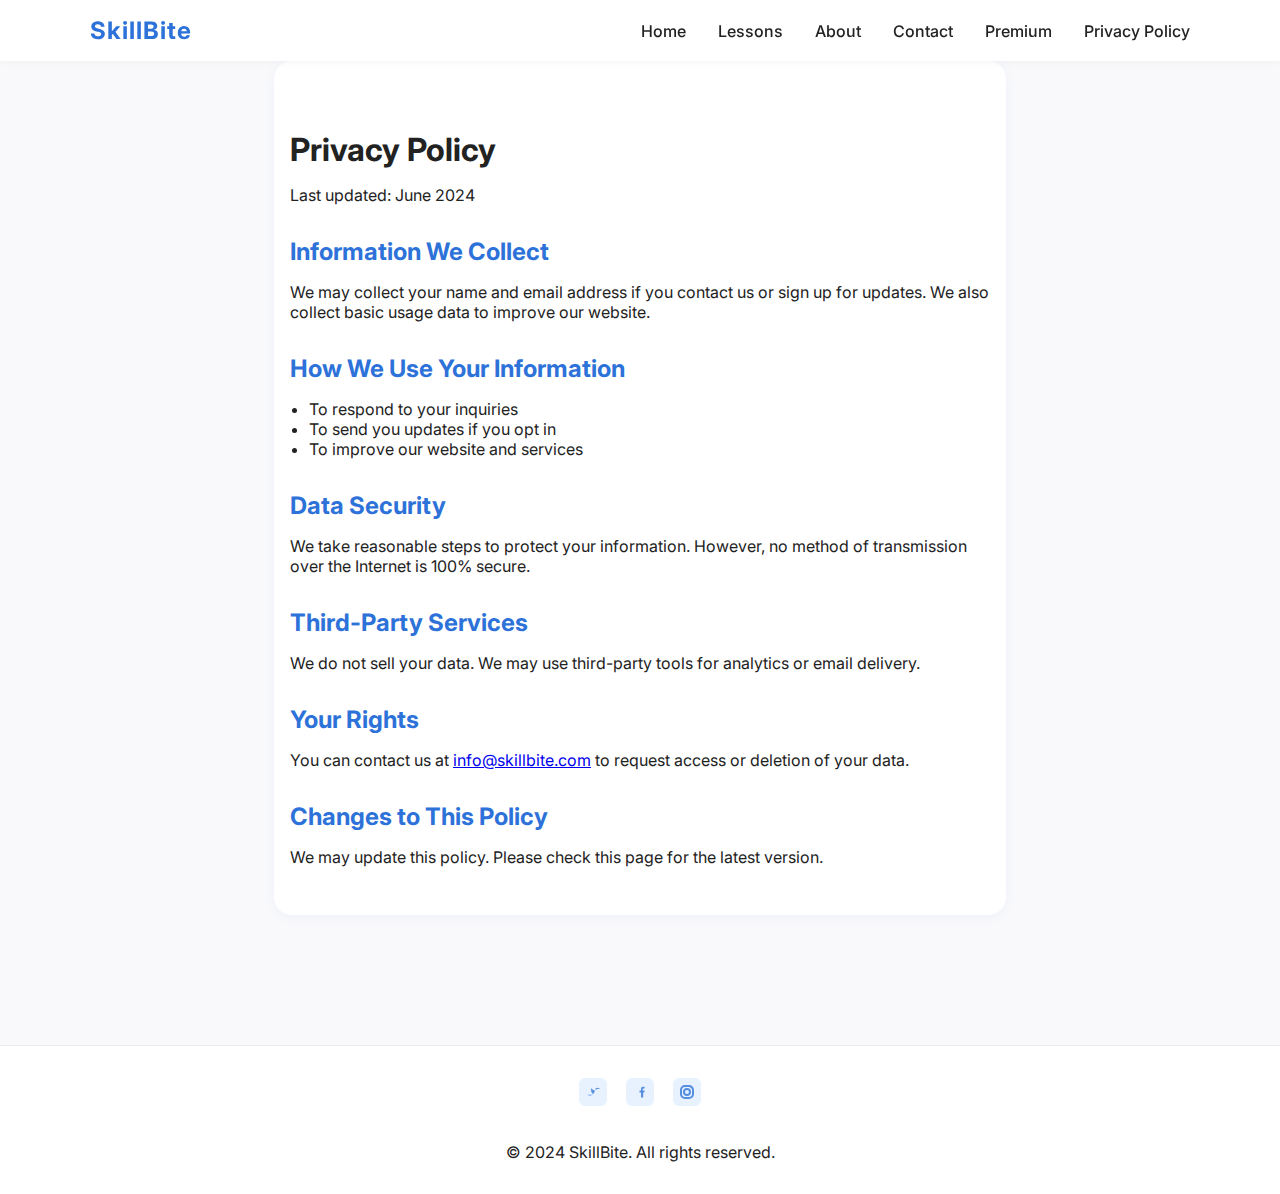
<file: privacy.html>
<!DOCTYPE html>
<html lang="en">
<head>
    <meta charset="UTF-8">
    <meta name="viewport" content="width=device-width, initial-scale=1.0">
    <title>Privacy Policy | SkillBite</title>
    <link rel="stylesheet" href="style.css">
    <link href="https://fonts.googleapis.com/css2?family=Inter:wght@400;700&display=swap" rel="stylesheet">
</head>
<body>
    <header>
        <nav class="navbar">
            <div class="logo">SkillBite</div>
            <ul class="nav-links">
                <li><a href="index.html">Home</a></li>
                <li><a href="lessons.html">Lessons</a></li>
                <li><a href="about.html">About</a></li>
                <li><a href="contact.html">Contact</a></li>
                <li><a href="premium.html">Premium</a></li>
                <li><a href="privacy.html">Privacy Policy</a></li>
            </ul>
        </nav>
    </header>
    <main>
        <section class="privacy-section">
            <h1>Privacy Policy</h1>
            <p>Last updated: June 2024</p>
            <h2>Information We Collect</h2>
            <p>We may collect your name and email address if you contact us or sign up for updates. We also collect basic usage data to improve our website.</p>
            <h2>How We Use Your Information</h2>
            <ul>
                <li>To respond to your inquiries</li>
                <li>To send you updates if you opt in</li>
                <li>To improve our website and services</li>
            </ul>
            <h2>Data Security</h2>
            <p>We take reasonable steps to protect your information. However, no method of transmission over the Internet is 100% secure.</p>
            <h2>Third-Party Services</h2>
            <p>We do not sell your data. We may use third-party tools for analytics or email delivery.</p>
            <h2>Your Rights</h2>
            <p>You can contact us at <a href="mailto:info@skillbite.com">info@skillbite.com</a> to request access or deletion of your data.</p>
            <h2>Changes to This Policy</h2>
            <p>We may update this policy. Please check this page for the latest version.</p>
        </section>
        <!-- AdSense Ad Placeholder -->
        <div class="adsense-ad">
            <!-- Replace with your AdSense code -->
            <ins class="adsbygoogle"
                style="display:block"
                data-ad-client="ca-pub-xxxxxxxxxxxxxxxx"
                data-ad-slot="1234567890"
                data-ad-format="auto"></ins>
            <script>(adsbygoogle = window.adsbygoogle || []).push({});</script>
        </div>
    </main>
    <footer>
        <div class="footer-content">
            <div class="social-icons">
                <a href="#" aria-label="Twitter"><img src="assets/twitter.svg" alt="Twitter"></a>
                <a href="#" aria-label="Facebook"><img src="assets/facebook.svg" alt="Facebook"></a>
                <a href="#" aria-label="Instagram"><img src="assets/instagram.svg" alt="Instagram"></a>
            </div>
            <p>&copy; 2024 SkillBite. All rights reserved.</p>
        </div>
    </footer>
    <script src="script.js"></script>
</body>
</html>
</file>
<file: style.css>
/* Google Fonts: Inter */
body {
    font-family: 'Inter', Arial, sans-serif;
    margin: 0;
    padding: 0;
    background: #f9f9fb;
    color: #222;
}

header {
    background: #fff;
    box-shadow: 0 2px 8px rgba(0,0,0,0.03);
    position: sticky;
    top: 0;
    z-index: 100;
}

.navbar {
    display: flex;
    justify-content: space-between;
    align-items: center;
    max-width: 1100px;
    margin: 0 auto;
    padding: 1rem 2rem;
}

.logo {
    font-weight: 700;
    font-size: 1.5rem;
    color: #2d72d9;
    letter-spacing: 1px;
}

.nav-links {
    list-style: none;
    display: flex;
    gap: 2rem;
    margin: 0;
    padding: 0;
}

.nav-links a {
    text-decoration: none;
    color: #222;
    font-weight: 500;
    transition: color 0.2s;
}

.nav-links a:hover {
    color: #2d72d9;
}

.hero {
    text-align: center;
    padding: 5rem 1rem 4rem 1rem;
    background: linear-gradient(90deg, #e3f0ff 0%, #f9f9fb 100%);
}

.hero h1 {
    font-size: 2.5rem;
    font-weight: 700;
    margin-bottom: 1rem;
}

.subtitle {
    font-size: 1.25rem;
    color: #555;
    margin-bottom: 2rem;
}

.cta-btn {
    background: #2d72d9;
    color: #fff;
    padding: 0.9rem 2.2rem;
    border: none;
    border-radius: 30px;
    font-size: 1.1rem;
    font-weight: 700;
    text-decoration: none;
    transition: background 0.2s;
    box-shadow: 0 2px 8px rgba(45,114,217,0.08);
}

.cta-btn:hover {
    background: #1a4e8a;
}

main {
    min-height: 60vh;
}

.footer-content {
    max-width: 1100px;
    margin: 0 auto;
    padding: 2rem 1rem 1rem 1rem;
    display: flex;
    flex-direction: column;
    align-items: center;
    gap: 1rem;
}

footer {
    background: #fff;
    border-top: 1px solid #eaeaea;
    text-align: center;
}

.social-icons {
    display: flex;
    gap: 1.2rem;
}

.social-icons img {
    width: 28px;
    height: 28px;
    opacity: 0.8;
    transition: opacity 0.2s;
}

.social-icons img:hover {
    opacity: 1;
}

/* Responsive Design */
@media (max-width: 700px) {
    .navbar {
        flex-direction: column;
        gap: 1rem;
        padding: 1rem;
    }
    .nav-links {
        gap: 1rem;
    }
    .hero h1 {
        font-size: 2rem;
    }
    .footer-content {
        padding: 1.5rem 0.5rem 1rem 0.5rem;
    }
}

/* --- Lessons Grid --- */
.lessons-section {
    max-width: 1100px;
    margin: 0 auto;
    padding: 3rem 1rem 2rem 1rem;
}
.lessons-section h1 {
    text-align: center;
    margin-bottom: 2rem;
}
.lessons-grid {
    display: grid;
    grid-template-columns: repeat(auto-fit, minmax(220px, 1fr));
    gap: 2rem;
}
.lesson-card {
    background: #fff;
    border-radius: 18px;
    box-shadow: 0 2px 12px rgba(45,114,217,0.06);
    padding: 2rem 1rem 1.5rem 1rem;
    text-align: center;
    text-decoration: none;
    color: #222;
    transition: box-shadow 0.2s, transform 0.2s;
    display: flex;
    flex-direction: column;
    align-items: center;
    gap: 1rem;
}
.lesson-card:hover {
    box-shadow: 0 6px 24px rgba(45,114,217,0.13);
    transform: translateY(-4px) scale(1.03);
}
.lesson-icon {
    font-size: 2.5rem;
    margin-bottom: 0.5rem;
}

/* --- About Section --- */
.about-section {
    max-width: 700px;
    margin: 0 auto;
    padding: 3rem 1rem 2rem 1rem;
}
.about-content {
    display: flex;
    flex-direction: column;
    align-items: center;
    gap: 2rem;
}
.about-photo img {
    border-radius: 50%;
    background: #e3f0ff;
    border: 2px solid #2d72d9;
}
.about-text {
    text-align: center;
}

/* --- Contact Section --- */
.contact-section {
    max-width: 500px;
    margin: 0 auto;
    padding: 3rem 1rem 2rem 1rem;
}
.contact-form {
    display: flex;
    flex-direction: column;
    gap: 1rem;
    background: #fff;
    padding: 2rem 1.5rem;
    border-radius: 16px;
    box-shadow: 0 2px 12px rgba(45,114,217,0.06);
}
.contact-form label {
    font-weight: 500;
}
.contact-form input,
.contact-form textarea {
    padding: 0.7rem 1rem;
    border: 1px solid #e0e0e0;
    border-radius: 8px;
    font-size: 1rem;
    font-family: inherit;
    resize: none;
}
.contact-form button {
    background: #2d72d9;
    color: #fff;
    border: none;
    border-radius: 30px;
    padding: 0.8rem 1.8rem;
    font-size: 1rem;
    font-weight: 700;
    cursor: pointer;
    transition: background 0.2s;
}
.contact-form button:hover {
    background: #1a4e8a;
}
.contact-info {
    margin-top: 1.5rem;
    text-align: center;
    color: #555;
}

/* --- Lesson Detail --- */
.lesson-detail {
    max-width: 600px;
    margin: 0 auto;
    padding: 3rem 1rem 2rem 1rem;
    background: #fff;
    border-radius: 18px;
    box-shadow: 0 2px 12px rgba(45,114,217,0.06);
    text-align: center;
}
.lesson-detail h1 {
    margin-bottom: 1rem;
}
.lesson-resource {
    margin-top: 2rem;
    display: flex;
    flex-direction: column;
    gap: 1.2rem;
    align-items: center;
}
.download-btn {
    background: #2d72d9;
    color: #fff;
    padding: 0.7rem 1.5rem;
    border-radius: 30px;
    text-decoration: none;
    font-weight: 600;
    transition: background 0.2s;
    display: inline-block;
}
.download-btn:hover {
    background: #1a4e8a;
}
.video-placeholder {
    background: #e3f0ff;
    color: #2d72d9;
    padding: 1rem 2rem;
    border-radius: 12px;
    font-size: 1rem;
    font-weight: 500;
}

/* --- Privacy Section --- */
.privacy-section {
    max-width: 700px;
    margin: 0 auto;
    padding: 3rem 1rem 2rem 1rem;
    background: #fff;
    border-radius: 18px;
    box-shadow: 0 2px 12px rgba(45,114,217,0.06);
}
.privacy-section h1 {
    margin-bottom: 1rem;
}
.privacy-section h2 {
    margin-top: 2rem;
    margin-bottom: 0.5rem;
    color: #2d72d9;
}
.privacy-section ul {
    padding-left: 1.2rem;
}

@media (max-width: 700px) {
    .lessons-grid {
        grid-template-columns: 1fr;
    }
    .about-content {
        gap: 1rem;
    }
    .lesson-detail, .privacy-section, .about-section, .contact-section {
        padding: 2rem 0.5rem 1.5rem 0.5rem;
    }
}

/* --- Premium Page --- */
.premium-hero {
    max-width: 600px;
    margin: 0 auto;
    padding: 3rem 1rem 2rem 1rem;
    background: #fff;
    border-radius: 18px;
    box-shadow: 0 2px 12px rgba(45,114,217,0.06);
    text-align: center;
}
.premium-hero h1 {
    color: #2d72d9;
    margin-bottom: 1rem;
}
.premium-benefits ul {
    list-style: none;
    padding: 0;
    margin: 1.5rem 0 2rem 0;
}
.premium-benefits li {
    background: #e3f0ff;
    color: #2d72d9;
    margin: 0.5rem 0;
    padding: 0.7rem 1rem;
    border-radius: 8px;
    font-weight: 500;
    display: flex;
    align-items: center;
    gap: 0.7rem;
}
.stripe-btn-container {
    margin: 2rem 0 1rem 0;
}
.stripe-btn {
    background: #635bff;
    color: #fff;
    border: none;
    border-radius: 30px;
    padding: 1rem 2.5rem;
    font-size: 1.2rem;
    font-weight: 700;
    cursor: pointer;
    box-shadow: 0 2px 8px rgba(99,91,255,0.08);
    transition: background 0.2s;
}
.stripe-btn:hover {
    background: #2d72d9;
}
.thank-you-message {
    margin-top: 2rem;
    color: #2d72d9;
}
.adsense-ad {
    margin: 2.5rem auto 0 auto;
    max-width: 700px;
    text-align: center;
    min-height: 90px;
}
.small {
    font-size: 0.9rem;
    color: #888;
}

/* --- Premium Badge/Lock --- */
.premium-badge {
    display: inline-block;
    background: #ffe066;
    color: #b8860b;
    font-weight: 700;
    font-size: 0.85rem;
    border-radius: 8px;
    padding: 0.2rem 0.7rem;
    margin-left: 0.5rem;
    vertical-align: middle;
}
.lock-icon {
    font-size: 1.1rem;
    color: #b8860b;
    margin-left: 0.3rem;
    vertical-align: middle;
}

/* --- AI Chat Widget --- */
.ai-chat-widget {
    position: fixed;
    bottom: 24px;
    right: 24px;
    width: 340px;
    max-width: 95vw;
    background: #fff;
    border-radius: 18px;
    box-shadow: 0 4px 24px rgba(45,114,217,0.13);
    z-index: 9999;
    display: flex;
    flex-direction: column;
    overflow: hidden;
    border: 1.5px solid #2d72d9;
    display: none;
}
.ai-chat-header {
    background: #2d72d9;
    color: #fff;
    padding: 1rem;
    font-weight: 700;
    display: flex;
    align-items: center;
    justify-content: space-between;
}
.ai-chat-messages {
    flex: 1;
    padding: 1rem;
    overflow-y: auto;
    background: #f9f9fb;
    min-height: 120px;
}
.ai-chat-input {
    display: flex;
    border-top: 1px solid #eaeaea;
    background: #fff;
}
.ai-chat-input input {
    flex: 1;
    border: none;
    padding: 1rem;
    font-size: 1rem;
    border-radius: 0;
    outline: none;
}
.ai-chat-input button {
    background: #2d72d9;
    color: #fff;
    border: none;
    padding: 0 1.5rem;
    font-size: 1.1rem;
    font-weight: 700;
    cursor: pointer;
    border-radius: 0;
    transition: background 0.2s;
}
.ai-chat-input button:hover {
    background: #1a4e8a;
}
.ai-chat-toggle {
    position: fixed;
    bottom: 24px;
    right: 24px;
    background: #2d72d9;
    color: #fff;
    border: none;
    border-radius: 50%;
    width: 56px;
    height: 56px;
    font-size: 2rem;
    box-shadow: 0 2px 8px rgba(45,114,217,0.13);
    cursor: pointer;
    z-index: 10000;
    display: flex;
    align-items: center;
    justify-content: center;
}
.ai-premium-label {
    background: #ffe066;
    color: #b8860b;
    font-weight: 700;
    font-size: 0.9rem;
    border-radius: 8px;
    padding: 0.2rem 0.7rem;
    margin-left: 0.5rem;
}

@media (max-width: 700px) {
    .premium-hero {
        padding: 2rem 0.5rem 1.5rem 0.5rem;
    }
    .ai-chat-widget {
        right: 8px;
        bottom: 8px;
        width: 98vw;
    }
    .ai-chat-toggle {
        right: 8px;
        bottom: 8px;
    }
}

/* --- Gumroad Button --- */
.gumroad-btn-container {
    margin: 2rem 0 1rem 0;
    text-align: center;
}
.gumroad-btn {
    background: #ff90e8;
    color: #fff;
    border: none;
    border-radius: 30px;
    padding: 1rem 2.5rem;
    font-size: 1.2rem;
    font-weight: 700;
    cursor: pointer;
    box-shadow: 0 2px 8px rgba(255,144,232,0.08);
    transition: background 0.2s;
    text-decoration: none;
    display: inline-block;
}
.gumroad-btn:hover {
    background: #d26fc2;
}
.premium-access-info {
    margin: 2.5rem auto 0 auto;
    max-width: 600px;
    background: #f9f9fb;
    border-radius: 12px;
    padding: 1.5rem 1rem;
    box-shadow: 0 2px 8px rgba(45,114,217,0.06);
    color: #222;
}
.premium-access-info h3 {
    color: #2d72d9;
    margin-bottom: 0.7rem;
}
.premium-access-info ul {
    padding-left: 1.2rem;
    margin: 0;
}
</file>
